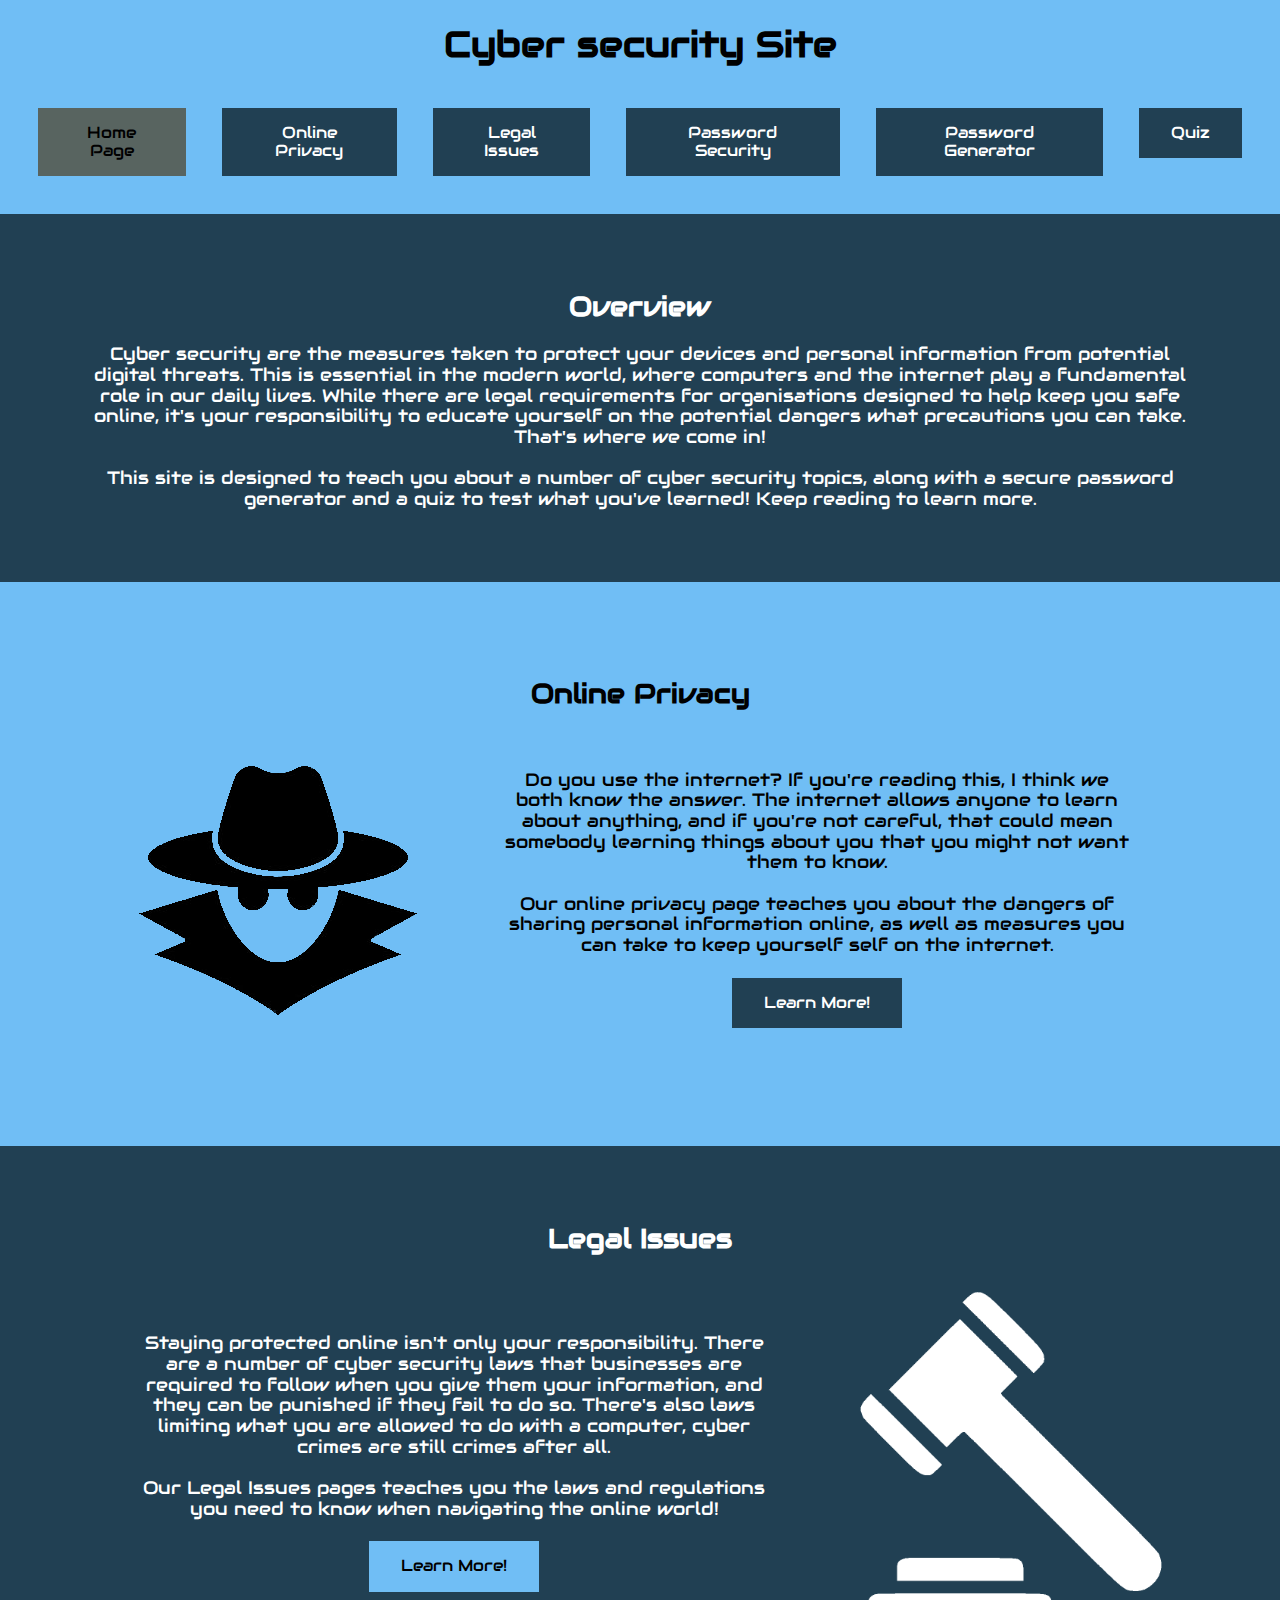
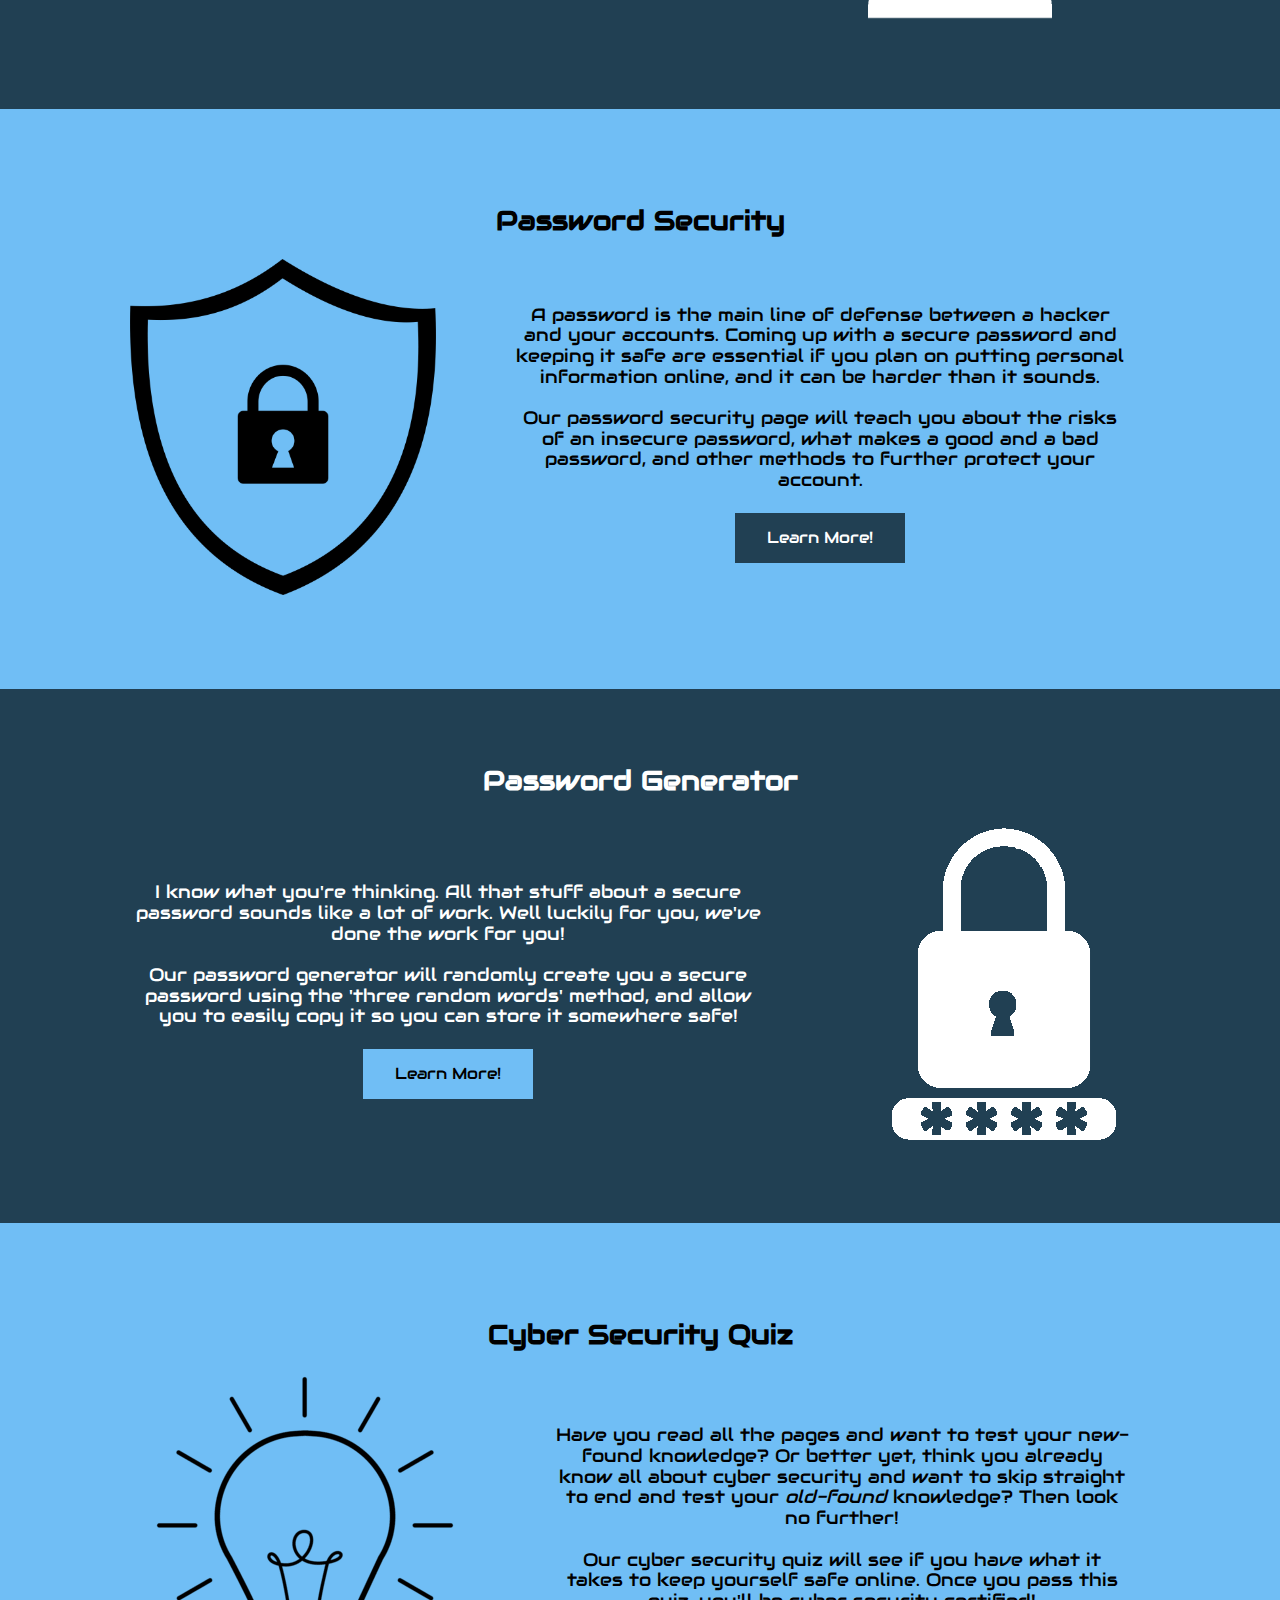
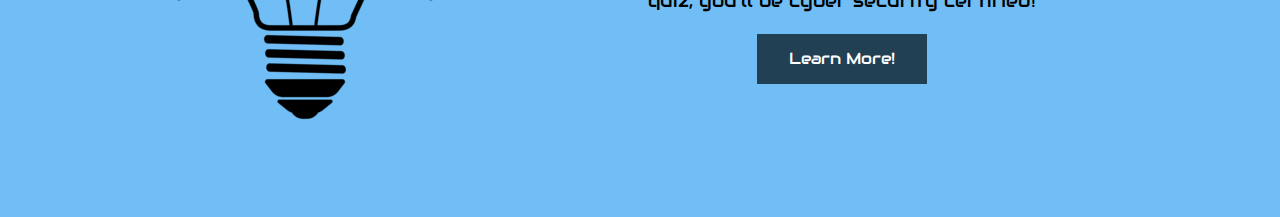
<file: groupworkfinal/index.html>
<!doctype html>
<html lang="en">

<head>
	<meta charset="utf-8"><!--character encoding for the document (Unicode) -->
	<title>Online Privacy</title><!--web page title -->
	<meta name="viewport" content="width=device-width, initial-scale=1">
	<link href="normalize.css" rel="stylesheet">
	<link href="css.css" rel="stylesheet">
	<link rel="stylesheet" href="https://fonts.googleapis.com/css?family=Audiowide">
	<link rel="stylesheet" href="https://cdnjs.cloudflare.com/ajax/libs/font-awesome/5.15.1/css/all.min.css">
</head>

<body>
    <h1 class="center">Cyber security Site</h1>

	<div class="navigate">
		<a><button class="button active">Home Page</button></a>
		<a href="onlineprivacy.html"><button class="button">Online Privacy</button></a>
		<a href="legal.html"><button class="button">Legal Issues</button></a>
		<a href="passwordsecurity.html"><button class="button">Password Security</button></a>
		<a href="password-generator.html"><button class="button">Password Generator</button></a>
		<a href="quiz.html"><button class="button">Quiz</button></a>
	</div>

	<div class="center" id="index-content">
		<div class="index-div alt-palette">
			<h2>Overview</h2>
			<p>
				Cyber security are the measures taken to protect your devices and personal information from potential digital threats.
				This is essential in the modern world, where computers and the internet play a fundamental role in our daily lives.
				While there are legal requirements for organisations designed to help keep you safe online,
				it's your responsibility to educate yourself on the potential dangers what precautions you can take.
				<br>That's where we come in!<br><br>
				This site is designed to teach you about a number of cyber security topics, along with a secure password
				generator and a quiz to test what you've learned! Keep reading to learn more.

			</p>
		</div>

		<div class="index-div">
			<h2>Online Privacy</h2>
			<div class="index-section">
				<img src="images/incognito.png" alt="Man with hat & sunglasses" id="privacy-img"> <!-- https://designbundles.net/cooshstore/865854-incognito-icon-browse-in-private-spy-agent-secret- -->
				<div class="index-txt">
					<p>
						Do you use the internet? If you're reading this, I think we both know the answer.
						The internet allows anyone to learn about anything, and if you're not careful, that could mean
						somebody learning things about you that you might not want them to know.
						<br><br>
						Our online privacy page teaches you about the dangers of sharing personal information online,
						as well as measures you can take to keep yourself self on the internet.</p>
					<a href="onlineprivacy.html">
						<button class="button">Learn More!</button>
					</a>
				</div>
			</div>

		</div>

		<div class="index-div alt-palette">
			<h2>Legal Issues</h2>
			<div class="index-section">
				<div class="index-txt">
					<p>
						Staying protected online isn't only your responsibility. There are a number of cyber security laws
						that businesses are required to follow when you give them your information, and they can be
						punished if they fail to do so. There's also laws limiting what you are allowed to do with a
						computer, cyber crimes are still crimes after all. <br><br>Our Legal Issues pages teaches you
						the laws and regulations you need to know when navigating the online world!
					</p>
					<a href="legal.html">
						<button class="button btn-invert">Learn More!</button>
					</a>
				</div>
				<img src="images/gavel.png" alt="Gavel" id="legal-img"> <!-- https://www.clipartmax.com/middle/m2i8K9i8H7m2G6G6_law-gavel-svg-png-icon-free-download-gavel-png/ -->
			</div>

		</div>

		<div class="index-div">
			<h2>Password Security</h2>
			<div class="index-section">
				<img src="images/padlock.webp" alt="Lock & Shield" id="password-img"> <!-- https://uxwing.com/shield-lock-line-icon/  -->
				<div class="index-txt">
					<p>
						A password is the main line of defense between a hacker and your accounts. Coming up
						with a secure password and keeping it safe are essential if you plan on putting personal
						information online, and it can be harder than it sounds.<br><br>Our password security page will
						teach you about the risks of an insecure password, what makes a good and a bad password, and other
						methods to further protect your account.
					</p>
					<a href="passwordsecurity.html">
						<button class="button">Learn More!</button>
					</a>
				</div>
			</div>

		</div>

		<div class="index-div alt-palette">
			<h2>Password Generator</h2>
			<div class="index-section">
				<div class="index-txt">
					<p>
						I know what you're thinking. All that stuff about a secure password sounds like a lot of work.
						Well luckily for you, we've done the work for you! <br><br>Our password generator will randomly
						create you a secure password using the 'three random words' method, and allow you to easily copy
						it so you can store it somewhere safe!
					</p>
					<a href="password-generator.html">
						<button class="button btn-invert">Learn More!</button>
					</a>
				</div>
				<img src="images/password-padlock.png" alt="Padlock & Password" id="pwd-gen-img"> <!-- https://pngtree.com/freepng/lock-icon-locked-with-password_8536180.html -->
			</div>

		</div>

		<div class="index-div">
			<h2>Cyber Security Quiz</h2>
			<div class="index-section"> <!-- https://pngtree.com/freepng/vector-black-line-glowing-idea-bulb-clipart-design_8708601.html -->
				<img src="images/lightbulb.png" alt="Lightbulb" id="quiz-img">
				<div class="index-txt">
					<p>
						Have you read all the pages and want to test your new-found knowledge? Or better yet, think you
						already know all about cyber security and want to skip straight to end and test your
						<span class="italics">old-found</span> knowledge? Then look no further!<br><br> Our cyber
						security quiz will see if you have what it takes to keep yourself safe online. Once you pass
						this quiz, you'll be cyber security certified!
					</p>
					<a href="quiz.html">
						<button class="button">Learn More!</button>
					</a>
				</div>
			</div>

		</div>
	</div>

</body>

</html>
</file>
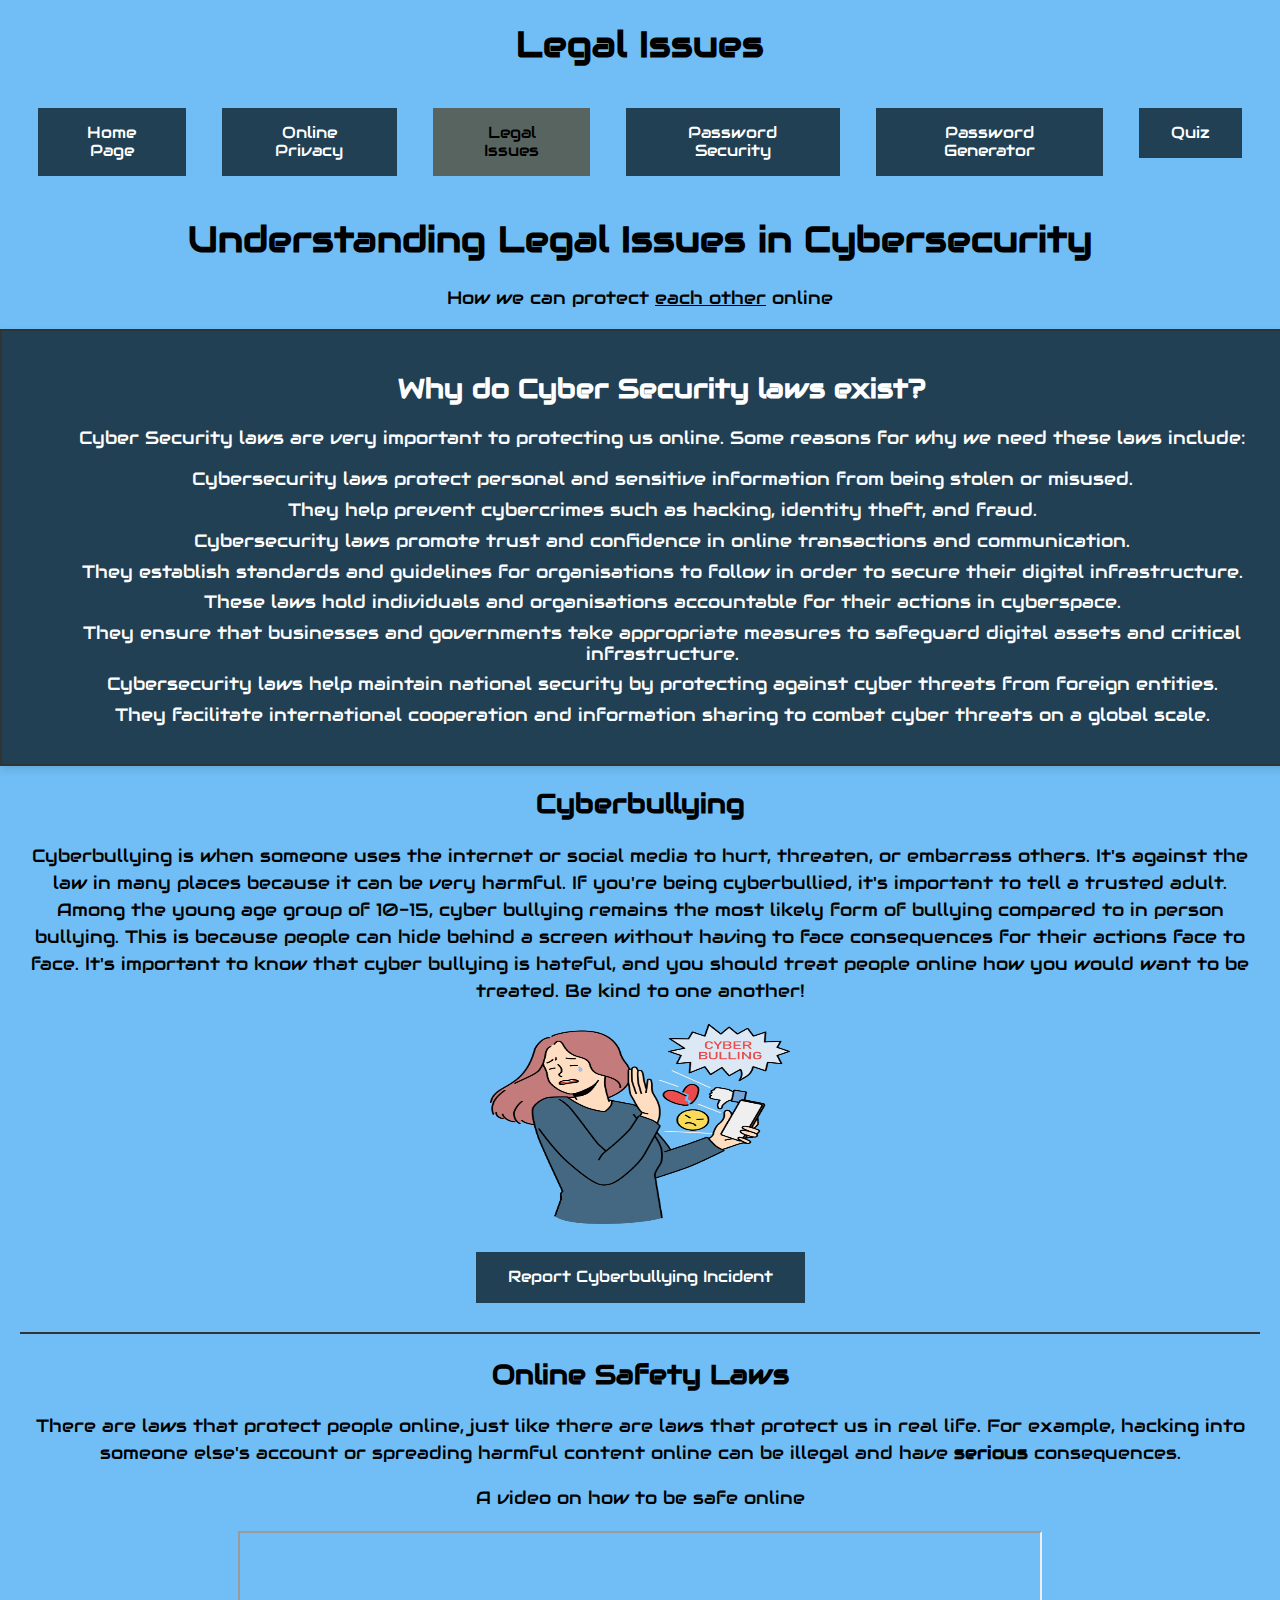
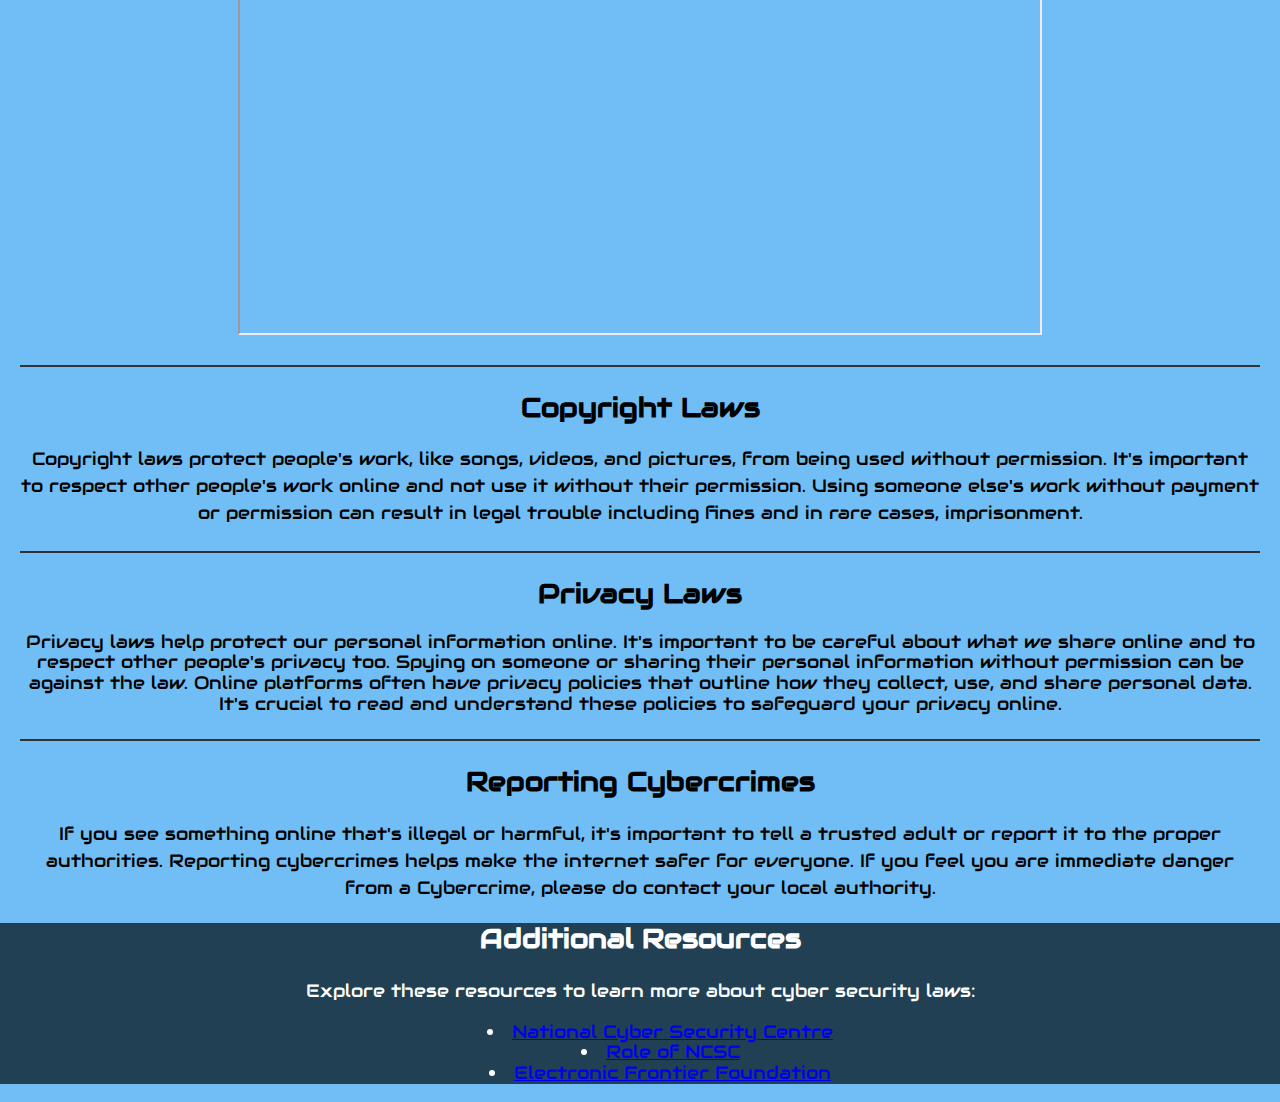
<file: groupworkfinal/legal.html>
<!DOCTYPE html>
<html lang="en">
<head>
    <meta charset="utf-8">
    <title>LEGAL ISSUES</title>
    <meta name="viewport" content="width=device-width, initial-scale=1">
    <style>
        p {
            line-height: 1.5;
        }
    </style>

    <script>
        function reportCyberBullying() {
            alert("Please report the cyberbullying incident to a trusted adult or authority");
        }
    </script>


    <link href="normalize.css" rel="stylesheet">
    <link href="css.css" rel="stylesheet">
    <link rel="stylesheet" href="https://fonts.googleapis.com/css?family=Audiowide">
    <link rel="stylesheet" href="https://cdnjs.cloudflare.com/ajax/libs/font-awesome/5.15.1/css/all.min.css">
</head>
<body id="legal-body">
<h1 class="center">Legal Issues</h1>
<div class="navigate">
    <a class="active" href="index.html"><button class="button">Home Page</button></a>
    <a><button class="button">Online Privacy</button></a>
    <a href="legal.html"><button class="button active">Legal Issues</button></a>
    <a href="passwordsecurity.html"><button class="button">Password Security</button></a>
    <a href="password-generator.html"><button class="button">Password Generator</button></a>
    <a href="quiz.html"><button class="button">Quiz</button></a>
</div>
<div class="legal-container center">
    <h1 class="center">Understanding Legal Issues in Cybersecurity</h1>
    <p id="intro">How we can protect <u>each other</u> online</p>

    <div class="banner">
        <h2><strong>Why do Cyber Security laws exist?</strong></h2>
        <P>Cyber Security laws are very important to protecting us online. Some reasons for why we need these laws
            include:</P>
        <ul>
            <li>Cybersecurity laws protect personal and sensitive information from being stolen or misused.</li>
            <li>They help prevent cybercrimes such as hacking, identity theft, and fraud.</li>
            <li>Cybersecurity laws promote trust and confidence in online transactions and communication.</li>
            <li>They establish standards and guidelines for organisations to follow in order to secure their digital
                infrastructure.
            </li>
            <li>These laws hold individuals and organisations accountable for their actions in cyberspace.</li>
            <li>They ensure that businesses and governments take appropriate measures to safeguard digital assets and
                critical infrastructure.
            </li>
            <li>Cybersecurity laws help maintain national security by protecting against cyber threats from foreign
                entities.
            </li>
            <li>They facilitate international cooperation and information sharing to combat cyber threats on a global
                scale.
            </li>
        </ul>
    </div>

<div class="center">
    <h2>Cyberbullying</h2>
    <p>Cyberbullying is when someone uses the internet or social media to hurt, threaten, or embarrass others. It's
        against the law in many places because it can be very harmful. If you're being cyberbullied, it's important to
        tell a trusted adult. Among the young age group of 10-15, cyber bullying remains the most likely form of
        bullying compared to in person bullying. This is because people can hide behind a screen without having to face
        consequences for their actions face to face. It's important to know that cyber bullying is hateful, and you
        should treat people online how you would want to be treated. Be kind to one another!</p>
    <div class="center">
        <img src="images/pic.png" alt="Description of the image" width="300" height="200">
    </div>

    <div class="center">
        <button class="button" onclick="reportCyberBullying()">Report Cyberbullying Incident</button>
    </div>

    <hr>
    <h2>Online Safety Laws</h2>
    <p>There are laws that protect people online, just like there are laws that protect us in real life. For example,
        hacking into someone else's account or spreading harmful content online can be illegal and have <b>serious</b>
        consequences.</p>

    <p id="intro2">A video on how to be safe online</p>

    <div class="video">
        <iframe width="800" height="400" src="https://www.youtube.com/embed/HxySrSbSY7o"
                title="Being Safe on the Internet" allowfullscreen></iframe>

    </div>
    <hr>

    <h2>Copyright Laws</h2>
    <p>Copyright laws protect people's work, like songs, videos, and pictures, from being used without permission. It's
        important to respect other people's work online and not use it without their permission. Using someone else's
        work without payment or permission can result in legal trouble including fines and in rare cases,
        imprisonment.</p>
    <hr>
    <h2>Privacy Laws</h2>
    Privacy laws help protect our personal information online. It's important to be careful about what we share online
    and to respect other people's privacy too. Spying on someone or sharing their personal information without
    permission can be against the law. Online platforms often have privacy policies that outline how they collect, use,
    and share personal data. It's crucial to read and understand these policies to safeguard your privacy online.
    <hr>
    <h2>Reporting Cybercrimes</h2>
    <p>If you see something online that's illegal or harmful, it's important to tell a trusted adult or report it to the
        proper authorities. Reporting cybercrimes helps make the internet safer for everyone. If you feel you are
        immediate danger from a Cybercrime, please do contact your local authority.</p>

</div>

<div class="section">
    <h2>Additional Resources</h2>
    <p>Explore these resources to learn more about cyber security laws:</p>
    <ul>
        <li><a href="https://www.ncsc.gov.uk/">National Cyber Security Centre</a></li>
        <li>
            <a href="https://ico.org.uk/for-organisations/the-guide-to-nis/the-role-of-the-national-cyber-security-centre-ncsc/">Role
                of NCSC</a></li>
        <li><a href="https://www.eff.org/">Electronic Frontier Foundation</a></li>
    </ul>
</div>
</div>

</body>
</html>
</file>
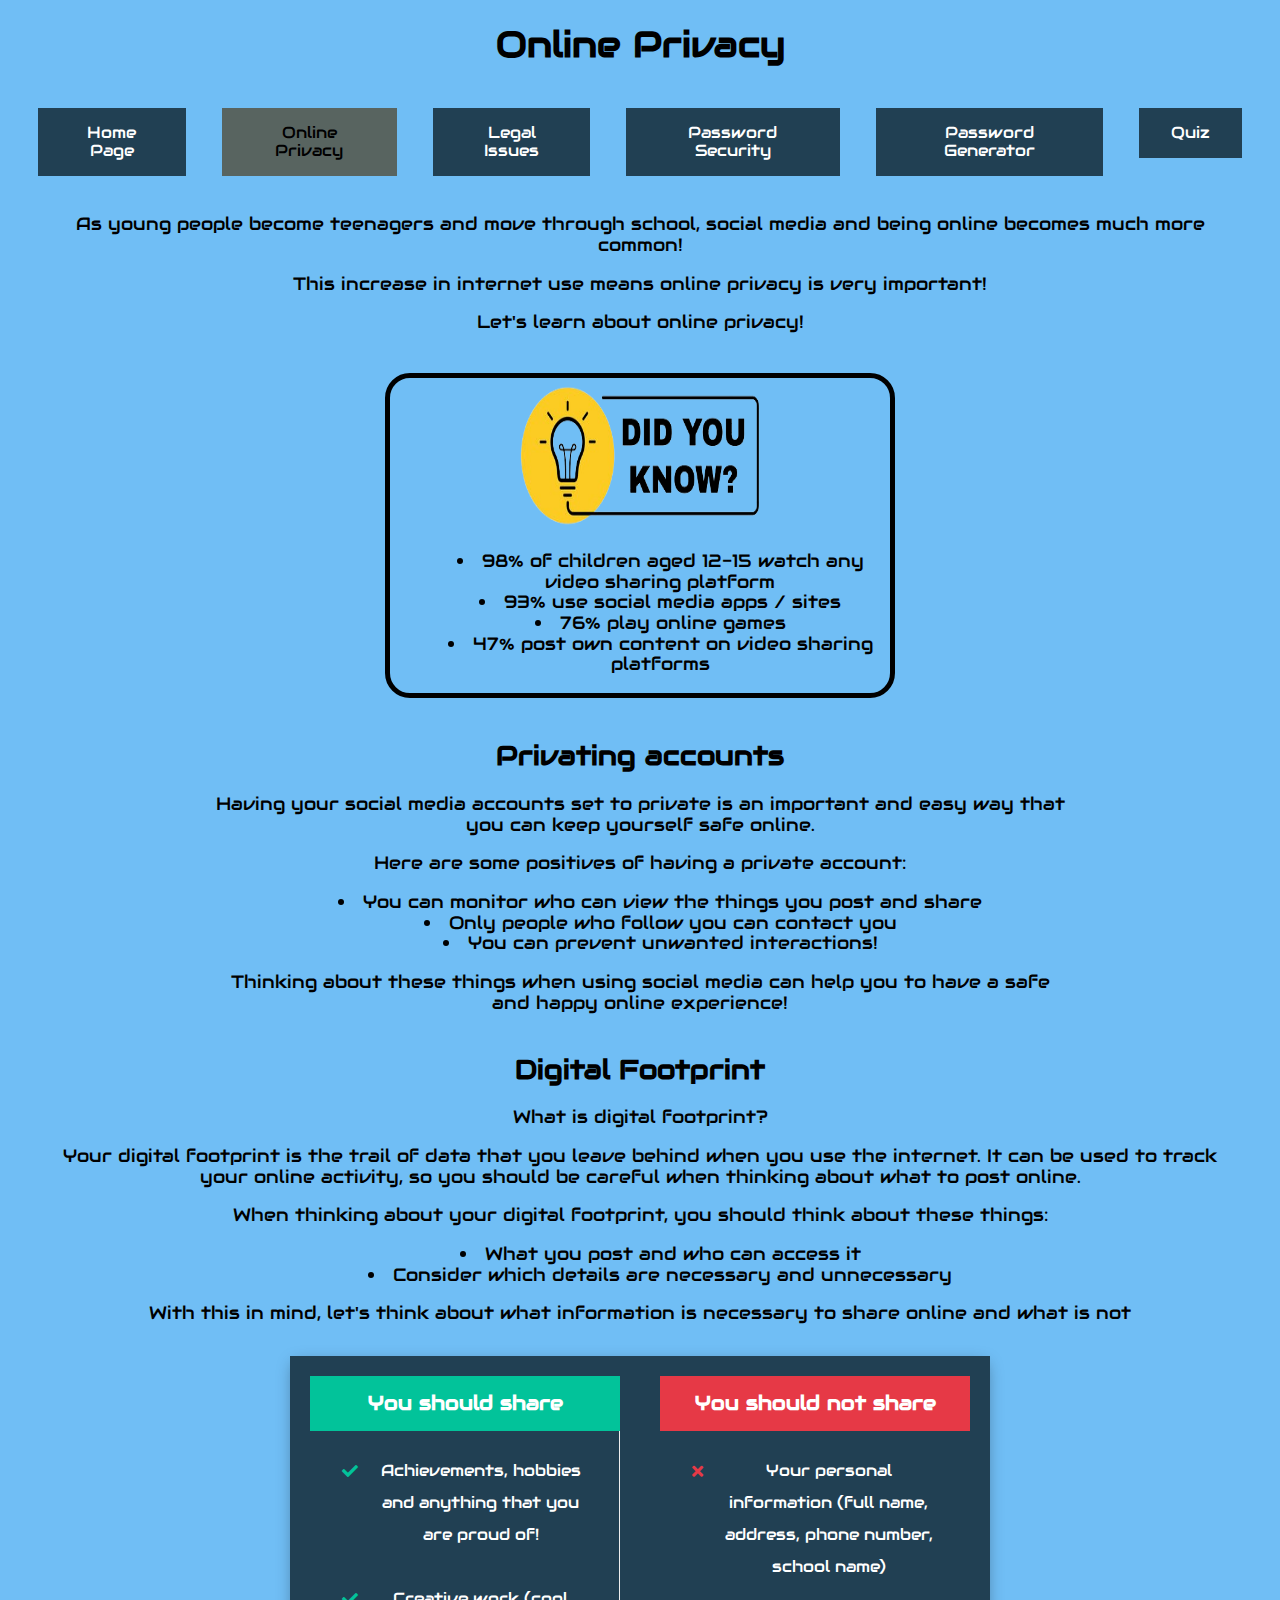
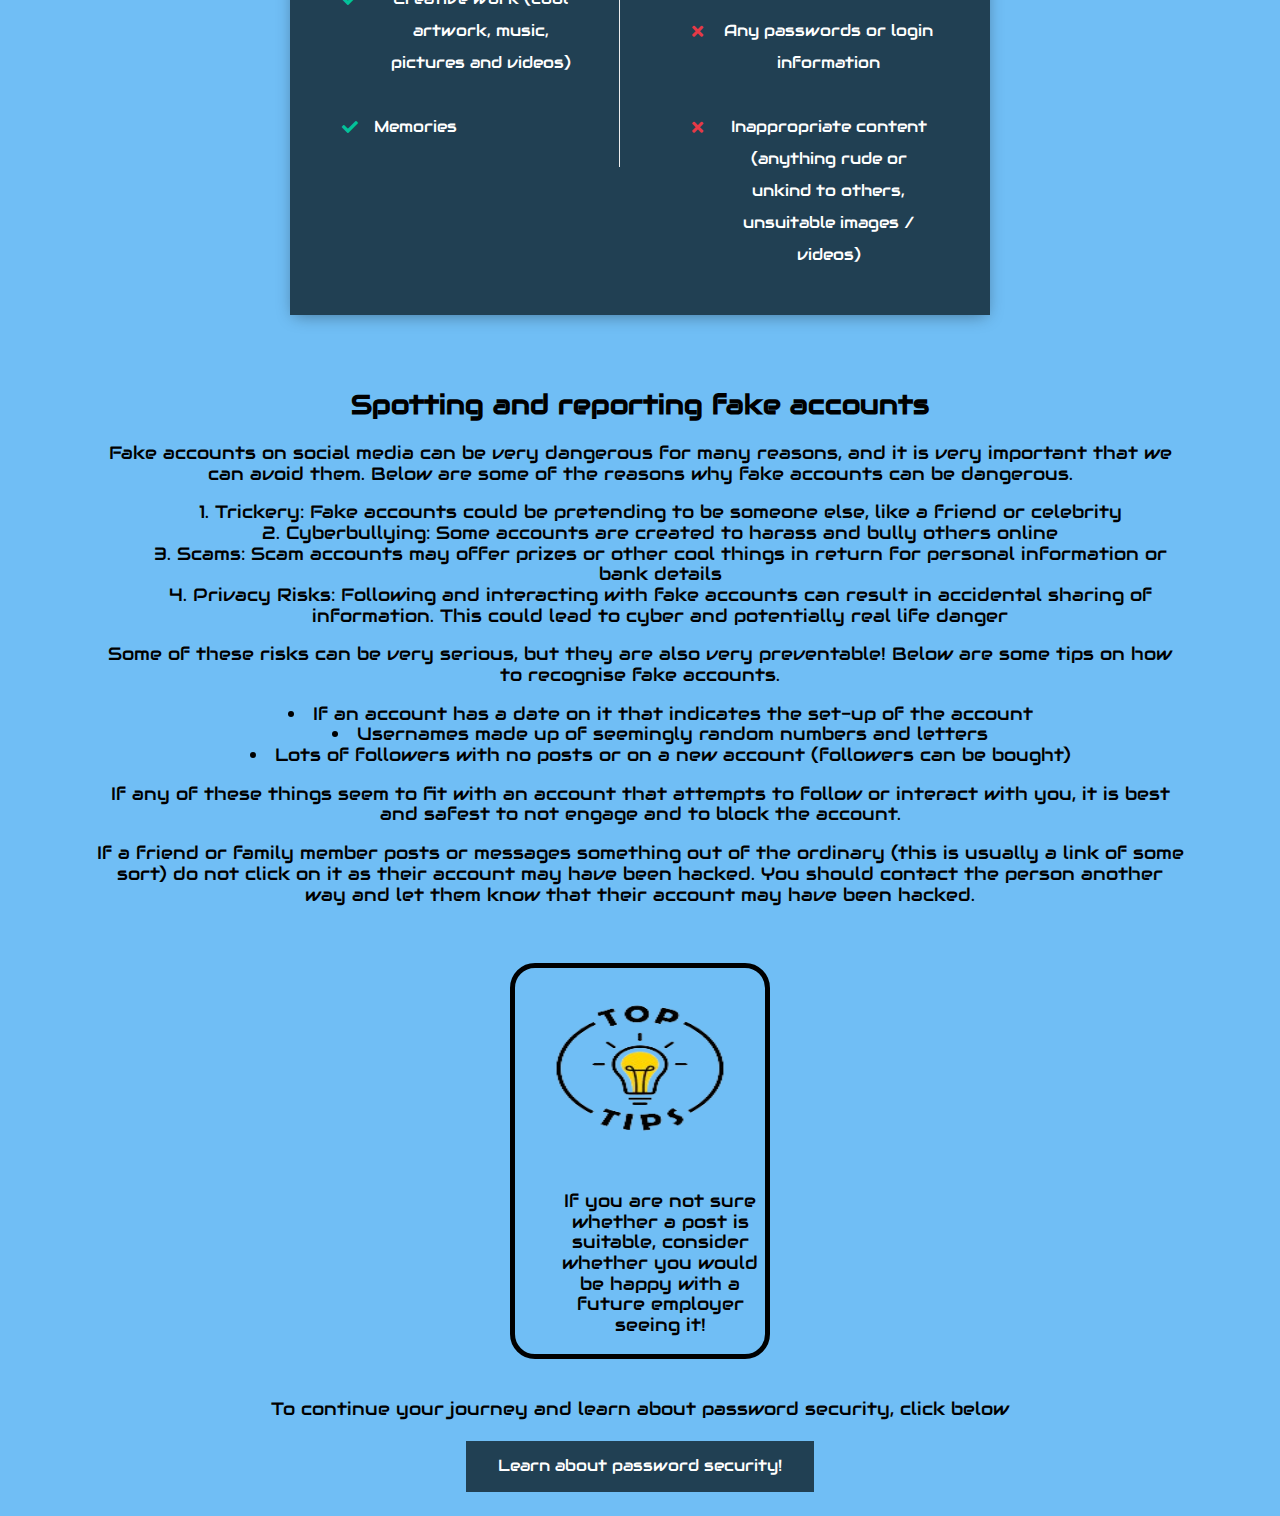
<file: groupworkfinal/onlineprivacy.html>
<!doctype html>
<html lang="en">

<head>
    <meta charset="utf-8"><!--character encoding for the document (Unicode) -->
    <title>Online Privacy</title><!--web page title -->
    <meta name="viewport" content="width=device-width, initial-scale=1">
    <link href="normalize.css" rel="stylesheet">
    <link href="css.css" rel="stylesheet">
    <link rel="stylesheet" href="https://fonts.googleapis.com/css?family=Audiowide">
    <link rel="stylesheet" href="https://cdnjs.cloudflare.com/ajax/libs/font-awesome/5.15.1/css/all.min.css">
</head>

<body>
<h1 class="center">Online Privacy</h1>

<div class="navigate">
    <a class="active" href="index.html"><button class="button">Home Page</button></a>
    <a><button class="button active">Online Privacy</button></a>
    <a href="legal.html"><button class="button">Legal Issues</button></a>
    <a href="passwordsecurity.html"><button class="button">Password Security</button></a>
    <a href="password-generator.html"><button class="button">Password Generator</button></a>
    <a href="quiz.html"><button class="button">Quiz</button></a>
</div>
<div class="center">
<div>
    <p>As young people become teenagers and move through school, social media and being online becomes much more common!</p>
    <p>This increase in internet use means online privacy is very important!</p>
    <p>Let's learn about online privacy!</p>
</div>

<div id ="didyouknow">
    <img class="img1" src="images/didyouknow2.png" alt="DID YOU KNOW?">
    <ul>
        <li>98% of children aged 12-15 watch any video sharing platform</li>
        <li>93% use social media apps / sites </li>
        <li>76% play online games</li>
        <li>47% post own content on video sharing platforms</li>
    </ul>
</div>

<div id="privateaccount">
    <h2>Privating accounts </h2>
    <p>Having your social media accounts set to private is an important and easy way that you can keep yourself safe online.</p>
    <p>Here are some positives of having a private account:</p>
    <ul>
        <li>You can monitor who can view the things you post and share</li>
        <li>Only people who follow you can contact you</li>
        <li>You can prevent unwanted interactions!</li>
    </ul>
    <p>Thinking about these things when using social media can help you to have a safe and happy online experience!</p>
</div>

<div>
    <h2>Digital Footprint</h2>
    <p>What is digital footprint?</p>
    <p>Your digital footprint is the trail of data that you leave behind when you use the internet. It can be used to track your online activity, so you should be careful when thinking about what to post online.</p>
    <p>When thinking about your digital footprint, you should think about these things:</p>
    <ul>
        <li>What you post and who can access it</li>
        <li>Consider which details are necessary and unnecessary</li>
    </ul>
    <p>With this in mind, let's think about what information is necessary to share online and what is not</p>
</div>

<div class = "pros-cons-container">
    <div class = "pros-container">
        <h3 class = "heading">You should share</h3>

        <ul class="pros">
            <li>Achievements, hobbies and anything that you are proud of!</li>
            <li>Creative work (cool artwork, music, pictures and videos)</li>
            <li>Memories</li>
        </ul>
    </div>

    <div class="cons-container">
        <h3 class ="heading">You should not share</h3>

        <ul class="cons">
            <li>Your personal information (full name, address, phone number, school name)</li>
            <li>Any passwords or login information</li>
            <li>Inappropriate content (anything rude or unkind to others, unsuitable images / videos)</li>
        </ul>

    </div>

</div>

<div id="fakeaccounts">
    <h2>Spotting and reporting fake accounts</h2>

    <p>Fake accounts on social media can be very dangerous for many reasons, and it is very important that we can avoid them. Below are some of the reasons why fake accounts can be dangerous.</p>

    <ol>
        <li>Trickery: Fake accounts could be pretending to be someone else, like a friend or celebrity</li>
        <li>Cyberbullying: Some accounts are created to harass and bully others online</li>
        <li>Scams: Scam accounts may offer prizes or other cool things in return for personal information or bank details</li>
        <li>Privacy Risks: Following and interacting with fake accounts can result in accidental sharing of information. This could lead to cyber and potentially real life danger</li>
    </ol>

    <p>Some of these risks can be very serious, but they are also very preventable! Below are some tips on how to recognise fake accounts.</p>

    <ul>
        <li>If an account has a date on it that indicates the set-up of the account</li>
        <li>Usernames made up of seemingly random numbers and letters</li>
        <li>Lots of followers with no posts or on a new account (followers can be bought)</li>
    </ul>

    <p>If any of these things seem to fit with an account that attempts to follow or interact with you, it is best and safest to not engage and to block the account.</p>

    <p>If a friend or family member posts or messages something out of the ordinary (this is usually a link of some sort) do not click on it as their account may have been hacked. You should contact the person another way and let them know that their account may have been hacked.</p>
</div>

<div id="toptip">
    <img class="img2" src="images/toptips.png" alt="TOP TIP">
    <ul>
        <li>If you are not sure whether a post is suitable, consider whether you would be happy with a future employer seeing it!</li>
    </ul>

</div>

<div>
    <p>To continue your journey and learn about password security, click below</p>
    <a href="passwordsecurity.html"><button class="button" >Learn about password security!</button></a>
</div>


</body>

</html>
</file>
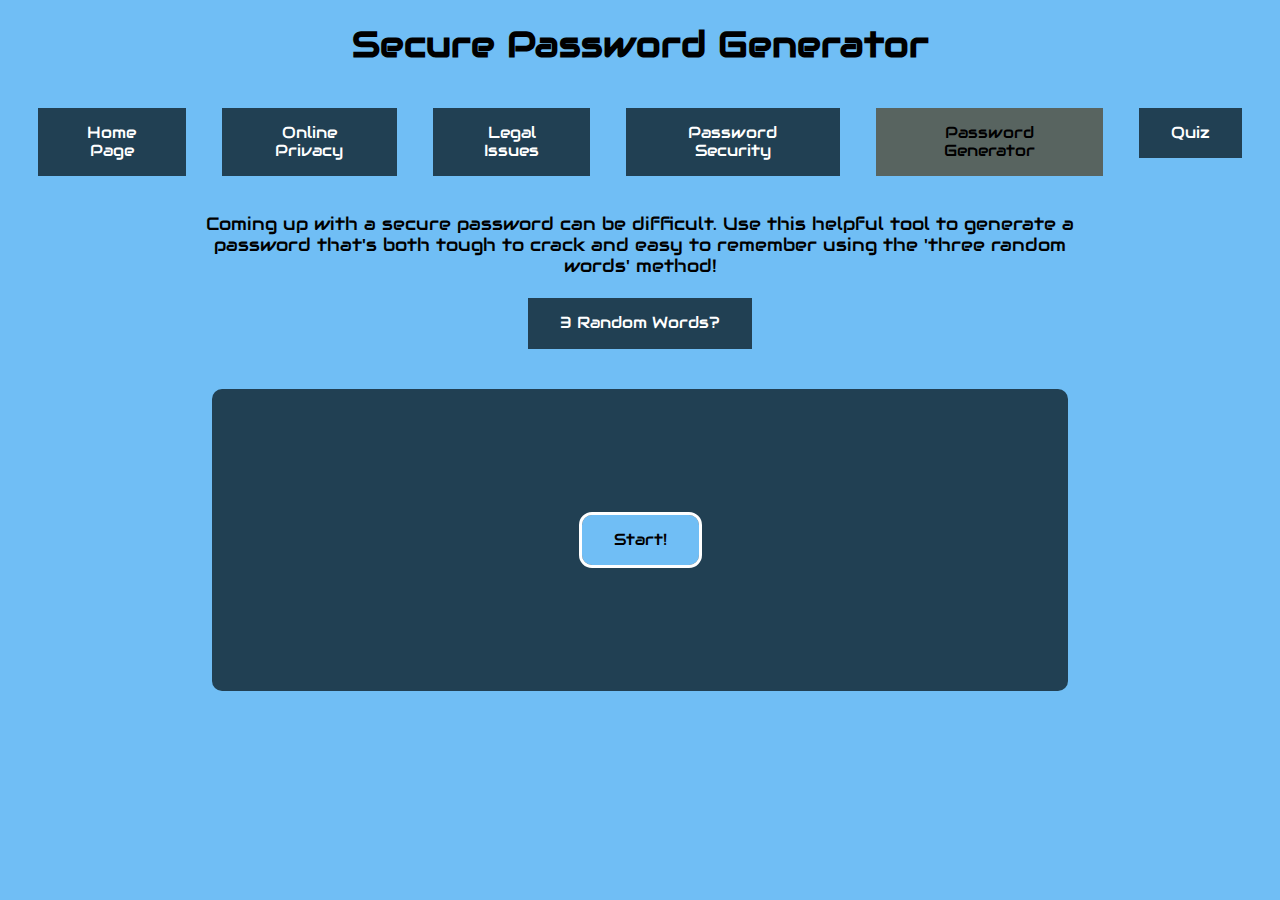
<file: groupworkfinal/password-generator.html>
<!DOCTYPE html>
<html lang="en">
<head>
    <meta charset="utf-8"><!--character encoding for the document (Unicode) -->
    <title>Password Generator</title><!--web page title -->
    <meta name="viewport" content="width=device-width, initial-scale=1">
    <link href="normalize.css" rel="stylesheet">
    <link href="css.css" rel="stylesheet">
    <link rel="stylesheet" href="https://fonts.googleapis.com/css?family=Audiowide">
    <link rel="stylesheet" href="https://cdnjs.cloudflare.com/ajax/libs/font-awesome/5.15.1/css/all.min.css">
    <script src="password-generator.js"></script>
</head>
<body>
    <h1 class="center">Secure Password Generator</h1>

    <div class="navigate">
        <a class="active" href="index.html"><button class="button">Home Page</button></a>
        <a href="onlineprivacy.html"><button class="button">Online Privacy</button></a>
        <a href="legal.html"><button class="button">Legal Issues</button></a>
        <a href="passwordsecurity.html"><button class="button">Password Security</button></a>
        <a><button class="button active">Password Generator</button></a>
        <a href="quiz.html"><button class="button">Quiz</button></a>
    </div>

    <div class="contain-width center">
    <p>Coming up with a secure password can be difficult. Use this helpful tool to generate a password
    that's both tough to crack and easy to remember using the 'three random words' method!<br>
    </p>
        <button class="button" id="three-random-words">3 Random Words?</button>
        <div id="trw-explanation" style="display:none;">
            The standard advice for creating a secure password is to make it long and complex with numbers, symbols and
            capitalisation everywhere. While this is the most secure method, it's difficult to remember these passwords
            (by design). Instead, it's recommended to make a password that's 'long enough and strong enough', providing
            enough security from most attacks while still being easy to remember.<br><br> To make easier to remember, you can try
            creating a story from your words. For example, imagine you get the password 'AppleHippoChina'. To make this
            easier to remember, you could try picturing a hippo eating an apple by the Eiffel Tower. Spending the time to
            do this makes it more likely to stick in your head.<br><br>If you want to make these passwords even more
            secure, you could insert a number or symbol like a question mark or a space between the words or at the end,
            or even replace a symbol that looks similar (0 instead of O, $ instead of S). The important part is that it's
            still memorable, so don't do this if you're doing to forget that you did.
        </div>
    <div class="pwd-generator">
        <button class="button light" id="generator-start">Start!</button>
        <div id="generator-content" style="display:none;">
            <h3 id="generator-header">Choose a {}</h3>
            <button class="generator-choice" id="choice-1" value="1">Option</button>
            <button class="generator-choice" id="choice-2" value="2">Option</button>
            <button class="generator-choice" id="choice-3" value="3">Option</button>
            <button class="generator-choice" id="choice-4" value="4">Option</button>
        </div>
        <div id="generator-end" style="display:none;">
            <p>Your generated password is:</p>
            <p id="output"></p>
            <button class="button light" id="restart">Restart</button>
            <button class="button light" id="copy">Copy to Clipboard</button>

        </div>
    </div>
    </div>
</body>
</html>
</file>
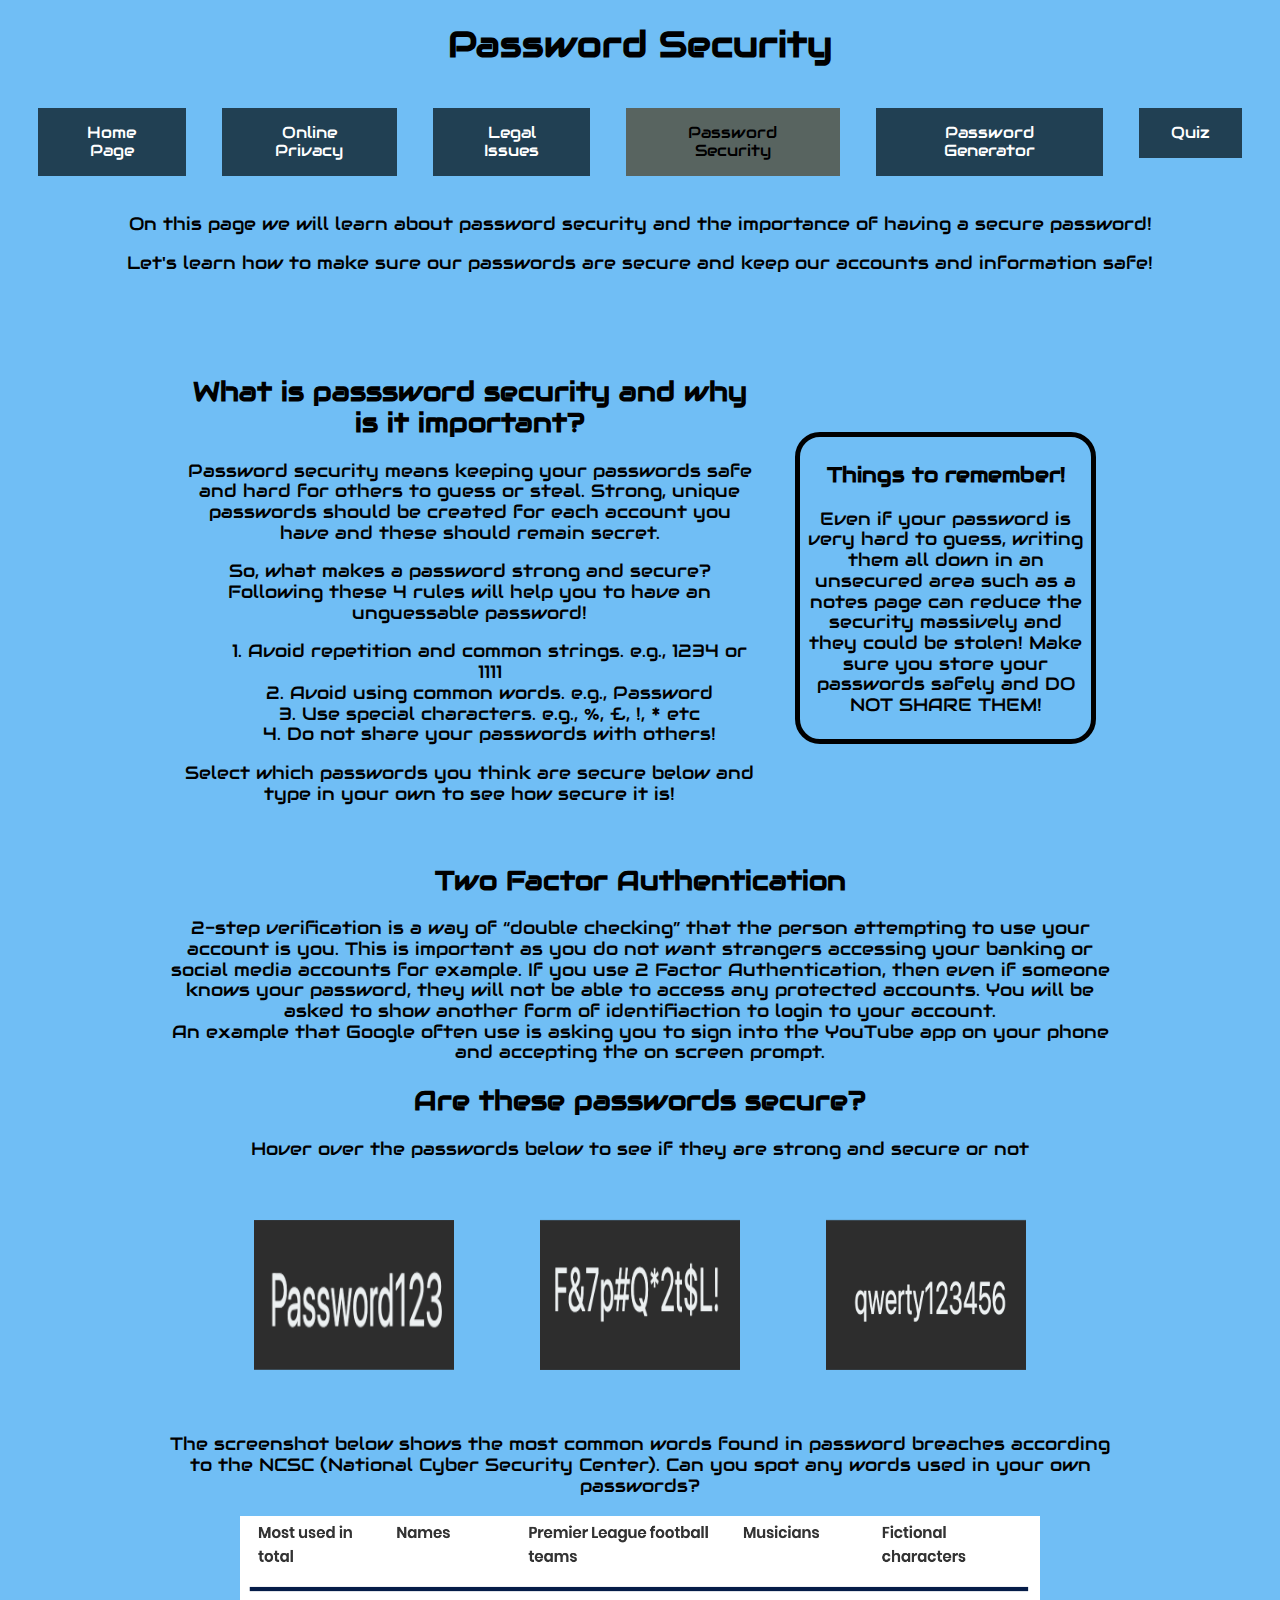
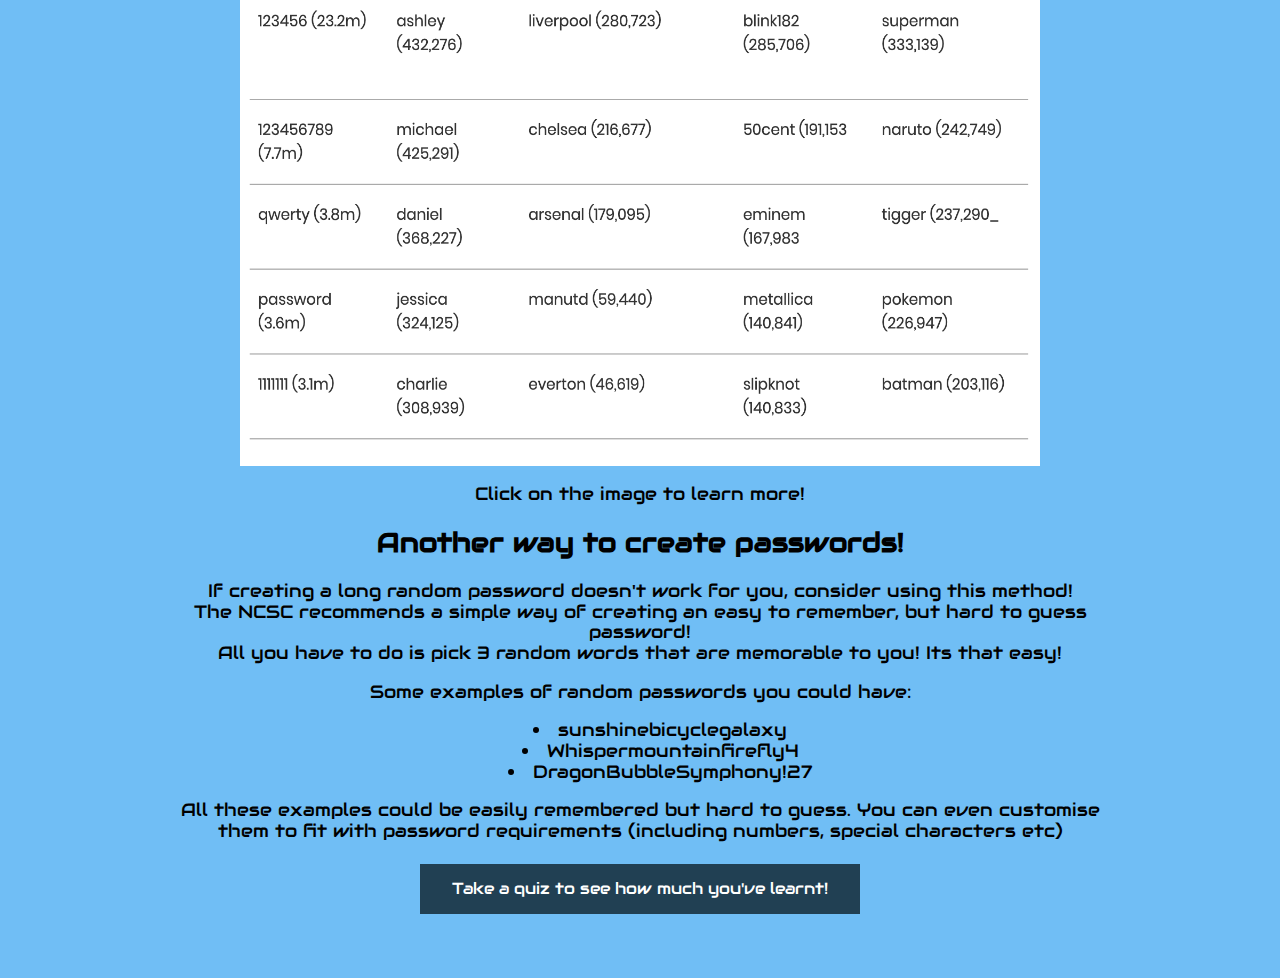
<file: groupworkfinal/passwordsecurity.html>
<!doctype html>
<html lang="en">

<head>
    <meta charset="utf-8"><!--character encoding for the document (Unicode) -->
    <title>Password Security</title><!--web page title -->
    <meta name="viewport" content="width=device-width, initial-scale=1">
    <link href="normalize.css" rel="stylesheet">
    <link href="css.css" rel="stylesheet">
    <link rel="stylesheet" href="https://fonts.googleapis.com/css?family=Audiowide">
</head>

<body>
<h1 class="center">Password Security</h1>

<div class="navigate">
    <a class="active" href="index.html">
        <button class="button">Home Page</button>
    </a>
    <a href="onlineprivacy.html">
        <button class="button">Online Privacy</button>
    </a>
    <a href="legal.html">
        <button class="button">Legal Issues</button>
    </a>
    <a href="passwordsecurity.html">
        <button class="button active">Password Security</button>
    </a>
    <a href="password-generator.html">
        <button class="button">Password Generator</button>
    </a>
    <a href="quiz.html">
        <button class="button">Quiz</button>
    </a>
</div>

<div class="center">
    <div>
        <p>On this page we will learn about password security and the importance of having a secure password!</p>
        <p>Let's learn how to make sure our passwords are secure and keep our accounts and information safe!</p>
    </div>

    <div id="passwordsecurity">
        <div class="pwd-security-intro">
            <div id="pwd-security-intro">
                <h2>What is passsword security and why is it important?</h2>
                <p>Password security means keeping your passwords safe and hard for others to guess or steal. Strong,
                    unique
                    passwords should be created for each account you have and these should remain secret. </p>
                <p>So, what makes a password strong and secure? Following these 4 rules will help you to have an
                    unguessable
                    password!</p>

                <ol>
                    <li>Avoid repetition and common strings. e.g., 1234 or 1111</li>
                    <li>Avoid using common words. e.g., Password</li>
                    <li>Use special characters. e.g., %, £, !, * etc</li>
                    <li>Do not share your passwords with others!</li>
                </ol>

                <p>Select which passwords you think are secure below and type in your own to see how secure it is!</p>
            </div>

            <div id="thingtoremember">
                <h3>Things to remember!</h3>
                <p>Even if your password is very hard to guess, writing them all down in an unsecured area such as a
                    notes page
                    can reduce the security massively and they could be stolen! Make sure you store your passwords
                    safely and DO
                    NOT SHARE THEM!</p>
            </div>
        </div>

        <div id="2fa">
            <h2>Two Factor Authentication</h2>

            <p>2-step verification is a way of <q>double checking</q> that the person attempting to use your account is
                you. This is important as you do not want strangers accessing your banking or social media accounts for
                example.

                If you use 2 Factor Authentication, then even if someone knows your password, they will not be able to
                access any protected accounts. You will be asked to show another form of identifiaction to login to your account. <br/> 
                An example that Google often use is asking you to sign into the YouTube app on your phone and accepting the on screen prompt. </p>


        </div>


        <div>

            <h2>Are these passwords secure?</h2>
            <p>Hover over the passwords below to see if they are strong and secure or not</p>
        </div>

        <div class="container">
            <img src="images/password123.png" alt="Password123" class="image" style="width:100%">
            <div class="middle">
                <div class="text"><img src="images/incorrect.png" alt="checkmark"></div>
            </div>
        </div>

        <div class="container">
            <img src="images/securepassword1.png" alt="Password123" class="image" style="width:100%">
            <div class="middle">
                <div class="text"><img src="images/checkmark.png" alt="checkmark"></div>
            </div>
        </div>

        <div class="container">
            <img src="images/qwerty123456.png" alt="Password123" class="image" style="width:100%">
            <div class="middle">
                <div class="text"><img src="images/incorrect.png" alt="checkmark"></div>
            </div>
        </div>

        <div>
            <p>The screenshot below shows the most common words found in password breaches according to the NCSC
                (National Cyber Security Center).
                Can you spot any words used in your own passwords?
            </p>
        </div>


        <div>
            <a href="https://www.ncsc.gov.uk/news/most-hacked-passwords-revealed-as-uk-cyber-survey-exposes-gaps-in-online-security"><img
                    class="img4" src="images/commonpasswords.png" alt="Common Passwords"></a>
            <p>Click on the image to learn more!</p>


            <h2>Another way to create passwords!</h2>

            <p>If creating a long random password doesn't work for you, consider using this method!
                <br/>
                The NCSC recommends a simple way of creating an easy to remember, but hard to guess password!
                <br/>
                All you have to do is pick 3 random words that are memorable to you! Its that easy!
            </p>
            <p>Some examples of random passwords you could have:</p>
            <ul>
                <li>sunshinebicyclegalaxy</li>
                <li>Whispermountainfirefly4</li>
                <li>DragonBubbleSymphony!27</li>
            </ul>
            <p>All these examples could be easily remembered but hard to guess. You can even customise them to fit with
                password requirements (including numbers, special characters etc)</p>


            <a href="quiz.html">
                <button class="button">Take a quiz to see how much you've learnt!</button>
            </a>
        </div>
    </div>
</div>
</body>

</html>
</file>
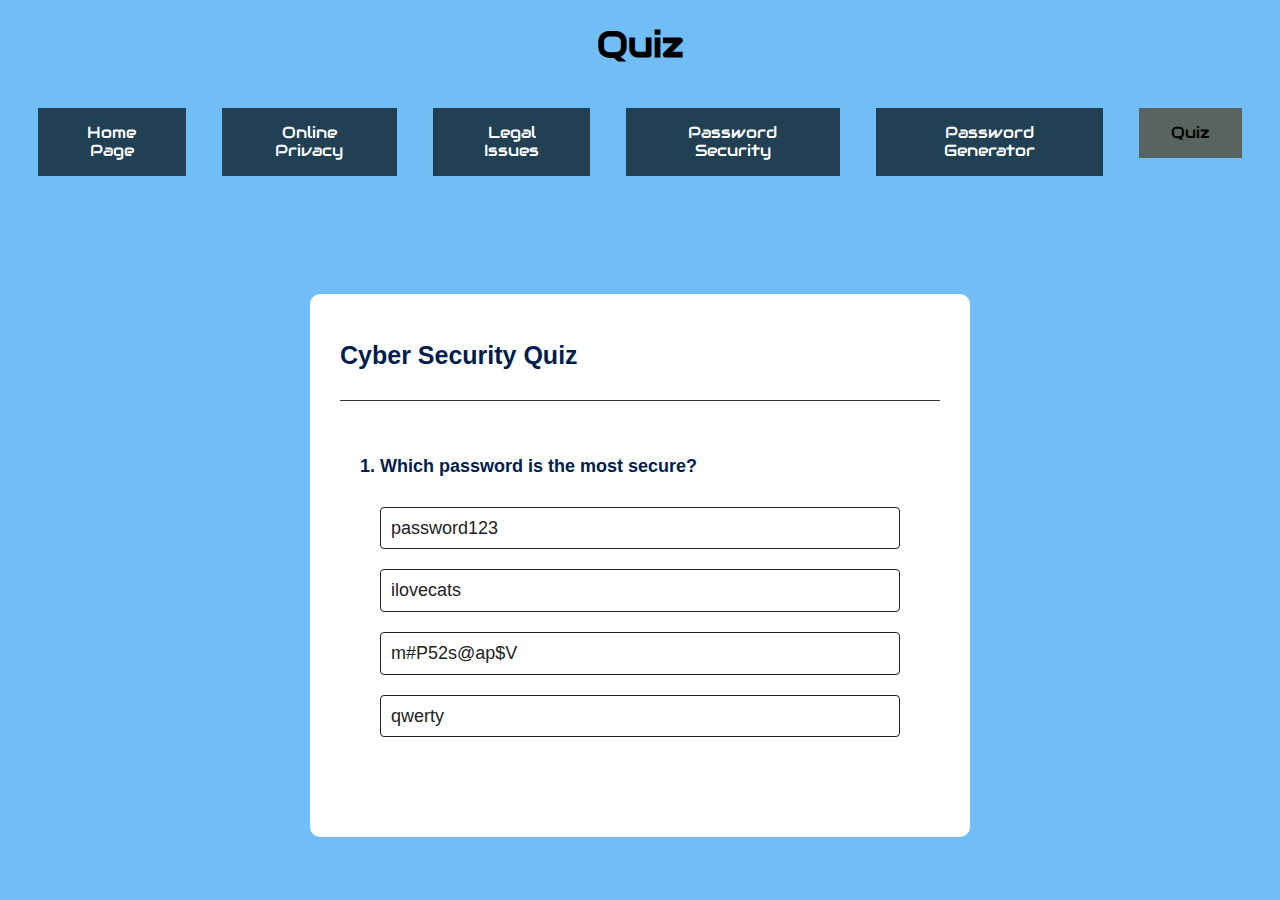
<file: groupworkfinal/quiz.html>
<!doctype html>
<html lang="en">

<head>
    <meta charset="utf-8"><!--character encoding for the document (Unicode) -->
	<title>Quiz</title><!--web page title -->
	<meta name="viewport" content="width=device-width, initial-scale=1">
	<link href="normalize.css" rel="stylesheet">
    <link href="css.css" rel="stylesheet">
    <link rel="stylesheet" href="https://fonts.googleapis.com/css?family=Audiowide">
    <link rel="stylesheet" href="https://cdnjs.cloudflare.com/ajax/libs/font-awesome/5.15.1/css/all.min.css">
</head>




<body>
<h1 class="center">Quiz</h1>

<div class="navigate">
    <a class="active" href="index.html"><button class="button">Home Page</button></a>
    <a href="onlineprivacy.html"><button class="button">Online Privacy</button></a>
    <a href="legal.html"><button class="button">Legal Issues</button></a>
    <a href="passwordsecurity.html"><button class="button">Password Security</button></a>
    <a href="password-generator.html"><button class="button">Password Generator</button></a>
    <a><button class="button active">Quiz</button></a>
</div>

<div class="app">
    <h1>Cyber Security Quiz</h1>
    <div class="quiz">
        <h2 id="question">Which password is the most secure?</h2>
        <div id="answer-buttons">
            <button class="btn">Answer 1</button>
            <button class="btn">Answer 1</button>
            <button class="btn">Answer 1</button>
            <button class="btn">Answer 1</button>
        </div>
        <button id="next-btn">Next</button>
    </div>
    <script src="script.js"></script>
</div>

    
</body>



</html>
</file>
<file: groupworkfinal/css.css>
.center {
    text-align: center;
}

.img1 {
    width: 250px;
    height:150px;
}

.img2 {
    width: 300px;
    height: 200px;


}

.img3 {
    position: absolute;
    top: 30px;
    left: 0;
    width: 300px;
    height: 300px;
}

.img4 {
    width: 800px;
    height: 550px;
    display: block;
    margin-left: auto;
    margin-right: auto;
}


body{
    font-family: "Audiowide", sans-serif;
    font-size: large;
    background-color: #70bef5;
}

div {
    width: auto;
    border: 0;
    padding: 0;
    margin: 20px;

}

#didyouknow {
    border-radius: 25px;
    width: 500px;
    border: 5px solid black;
    padding: 0;
    margin: 20px;
    display: inline-block;

}

#privateaccount {
    width: 850px;
    border: 0;
    padding: 0;
    margin: 0;
    display: inline-block;
    vertical-align: top;
}

#toptip {
    align-items: center;
    border-radius: 25px;
    width: 250px;
    border: 5px solid black;
    margin: 20px;
    display: inline-block;


}

#toptip img {
    margin-left: -25px;
}

#toptip ul {
    list-style-type: none;
}

#fakeaccounts {
    display: inline-block;
    vertical-align: top;
    width: 1090px;
}

#passwordsecurity {
    width: 80%;
    border: 0;
    padding: 0;
    margin: 20px;
    display: inline-block;
    vertical-align: top;
}

#thingtoremember {
    align-self: center;
    width: 350px;
    max-height: 20em;
    border: 5px solid black;
    border-radius: 25px;
    padding: 5px;
    margin: 20px;
}

.navigate {
    display: flex;
    justify-content: space-evenly;
    background-color: #70bef5;
    overflow: hidden;
}

.navigate a {
    float: left;
    color: black;
    text-align: center;
    padding: 14px 16px;
    text-decoration: none;
    font-size: 20px;
}


button.active {
    background-color: #586460;
    color: black;
}

button.active:hover {
    background-color: #214053;
    color: white;
}

.navigate .button:hover {
    color:black;
    transition-duration: 0.4s;
}

.pros-cons-container {
    display: flex;
    max-width:700px;
    margin: 32px auto;
    box-shadow: 0 4px 16px -4px rgba(0, 0, 0, 0.4);
    background-color: #214053;

}

.pros-cons-container .heading {
    font-size: 20px;
    text-align: center;
    color: #fff;
    margin: 0;
    padding: 16px 24px;
}


.pros-cons-container .pros-container .heading {
    background: #02c39a;
}

.pros-cons-container .cons-container .heading {
    background: #e63946;
}

.pros-cons-container .pros-container ul li::before {
    content: "\f00c";
    font-family: "Font Awesome 5 Free", sans-serif;
    font-weight: bold;
    padding-right: 16px;
    color: #02c39a;
    display: block;
}

.pros-cons-container .cons-container ul li::before {
    content: "\f00d";
    font-family: "Font Awesome 5 Free", sans-serif;
    font-weight: bold;
    padding-right: 16px;
    color: #e63946;
    display: block;
}

.pros-cons-container .pros-container,
.pros-cons-container .cons-container {
    flex: 1;
}

.pros-cons-container .pros {
    border-right: 1px solid #eee;
}

.pros-cons-container ul {
    padding: 8px 0;
    list-style: none;
    margin: 0;
}

.pros-cons-container ul li {
    padding: 16px 32px;
    font-size: 16px;
    line-height: 2;
    display: flex;
    color: #fff;
}

@media (max-width: 530px) {
    .pros-cons-container {
        flex-direction: column;
    }

    .pros-cons-container ul li:nth-of-type(2n) {
        background: #eee;
    }
}

.button {
    background-color: #214053;
    border: none;
    color: white;
    padding: 16px 32px;
    text-align: center;
    text-decoration: none;
    display: inline-block;
    font-size: 16px;
    margin: 4px 2px;
    transition-duration: 0.4s;
    cursor: pointer;
}

.button:hover {
    background-color: #586460;
    color: white;
}

.pwd-generator {
    border-radius: 10px;
    background-color: #214053;
    padding: 30px;
    margin-top: 2em;
}

.contain-width {
    max-width: 70%;
    margin-left: auto;
    margin-right: auto;
}

#generator-start {
    margin: 6em;
}

.light {
    background-color: #70bef5;
    color: black;
    border-radius: 10px;
    outline: 3px solid white;
}

.light:hover {
    color: white;
    background-color: #70bef5;
    outline-color: black;
}

#generator-content {
    flex-flow: column;
    justify-content: space-between;
    align-items: center;
}

#generator-header {
    color: lightgrey;
    margin-top: -1em;
}

.generator-choice {
    border-radius: 10px;
    margin: 1em;
    min-width: 60%;
    max-width: 60%;
    padding: 0.5em;
}

.generator-choice:hover {
    background-color: lightgrey;
}

.generator-choice:active {
    background-color: grey;
}

#generator-end {
    flex-flow: column;
    justify-content: center;
}

#generator-end p {
    color: lightgrey;
}

#generator-end button {
    margin-top: 2em;
    width: fit-content;
    align-self: center;
}

body {
    background: #70bef5
}

.app {
    background: #fff;
    width: 90%;
    max-width: 600px;
    margin: 100px auto 0;
    border-radius: 10px;
    padding: 30px;

}

.app h1 {
    font-size: 25px;
    color: #001e4d;
    font-weight: 600;
    border-bottom: 1px solid #333;
    padding-bottom: 30px;
}

.quiz {
    padding: 20px 0;
}

.quiz h2 {
    font-size: 18px;
    color: #001e4d;
    font-weight: 600;
}

.btn {
    background: #fff;
    color: #222;
    font-weight: 500;
    width: 100%;
    border: 1px solid #222;
    padding: 10px;
    margin: 10px 0;
    text-align: left;
    border-radius: 4px;
    cursor: pointer;
    transition: all 0.3s;
}

.btn:hover:not([disabled]) {
    background: #222;
    color: #fff;
}

.btn:disabled {
    cursor: no-drop;
}

#next-btn {
    background: #001e4d;
    color: #fff;
    font-weight: 500;
    width: 150px;
    border: 0;
    padding: 10px;
    margin: 20px auto 0;
    border-radius: 4px;
    cursor: pointer;
    display: none;

}

.correct {
    background: #9aeabc;
}

.incorrect {
    background: #ff9393;
}

.app * {
    font-family: 'Lucida Sans', 'Lucida Sans Regular', 'Lucida Grande', 'Lucida Sans Unicode', Geneva, Verdana, sans-serif;
}

#index-content {
    margin: auto 0 auto 0;

}

.index-div {
    padding:  3em 5em 3em 5em;
}

.index-txt {
    display: flex;
    flex-flow: column;
    justify-content: center;
}

.alt-palette {
    background-color: #214053;
    color: white;
    margin: 0;
}

.index-section {
    display: flex;
    justify-content: space-between;
    gap: 3em;
}


#password-img, #legal-img {
    width: 30%;
    height: 30%;
    align-self: center;
}


#privacy-img, #pwd-gen-img, #quiz-img {
    width: auto;
    height: 200%;
    align-self: center;
}

.btn-invert {
    color: black;
    background-color: #70bef5;
}

.container {
    position: relative;
    max-width: 200px;
    padding: 20px;
    display: inline-block;
}

.image {
    opacity: 1;
    display: block;
   width: 200px;
    height: 150px;
    transition: .5s ease;
    backface-visibility: hidden;
}

.middle {
    transition: .5s ease;
    opacity: 0;
    position: absolute;
    top: 40%;
    left: 43%;
    transform: translate(-50%, -50%);
    -ms-transform: translate(-50%, -50%);
    text-align: center;
}

.container:hover .image {
    opacity: 0.3;
}

.container:hover .middle {
    opacity: 1;
}

.text {
    background-color: transparent;
    color: white;
    
}

.pwd-security-intro {
    display: flex;
}

#pwd-security-intro {
    max-width: 60%;
}

ul, ol {
    list-style-position: inside;
}

.italics {
    font-style: italic;
}

#legal-body {
    margin: 0;
    padding: 0;
    max-width: 100%;
}

.legal-container {
    max-width: 100%;
    margin: 0 auto;
}


.banner {
    background-color: #214053;
    border: 2px solid #333;
    padding: 20px;
    margin: 0;
    box-shadow: 0 4px 8px rgba(0, 0, 0, 0.1);
    width: 100%;
}

.banner .legal-container {
    max-width: 800px;

}


.banner h2 {
    color: white;
    text-align: center;
    margin-bottom: 20px;
}

.banner ul {
    list-style-type: none;
    padding-left: 0;
}

.banner li {
    margin-bottom: 10px;
}

.banner p {
    color: white;
}

.banner ul {
    color: white;
    text-align: center;

}

.nopad {
    padding-left: 0;
    margin-left: 0;
}


hr {
    border: none;
    border-top: 2px solid #333;
    margin: 25px 0;
}

.section {
    border-radius: 0;
    width: 100%;
    margin: 0;
    color: #214053;
    background-color: #214053;


}

.section li {
    text-align: center;
    color: white;
}

.section h2{
    color: white;
}

.section p{
    color: white;
}

.section a:visited {
    color: #70bef5;
}
</file>
